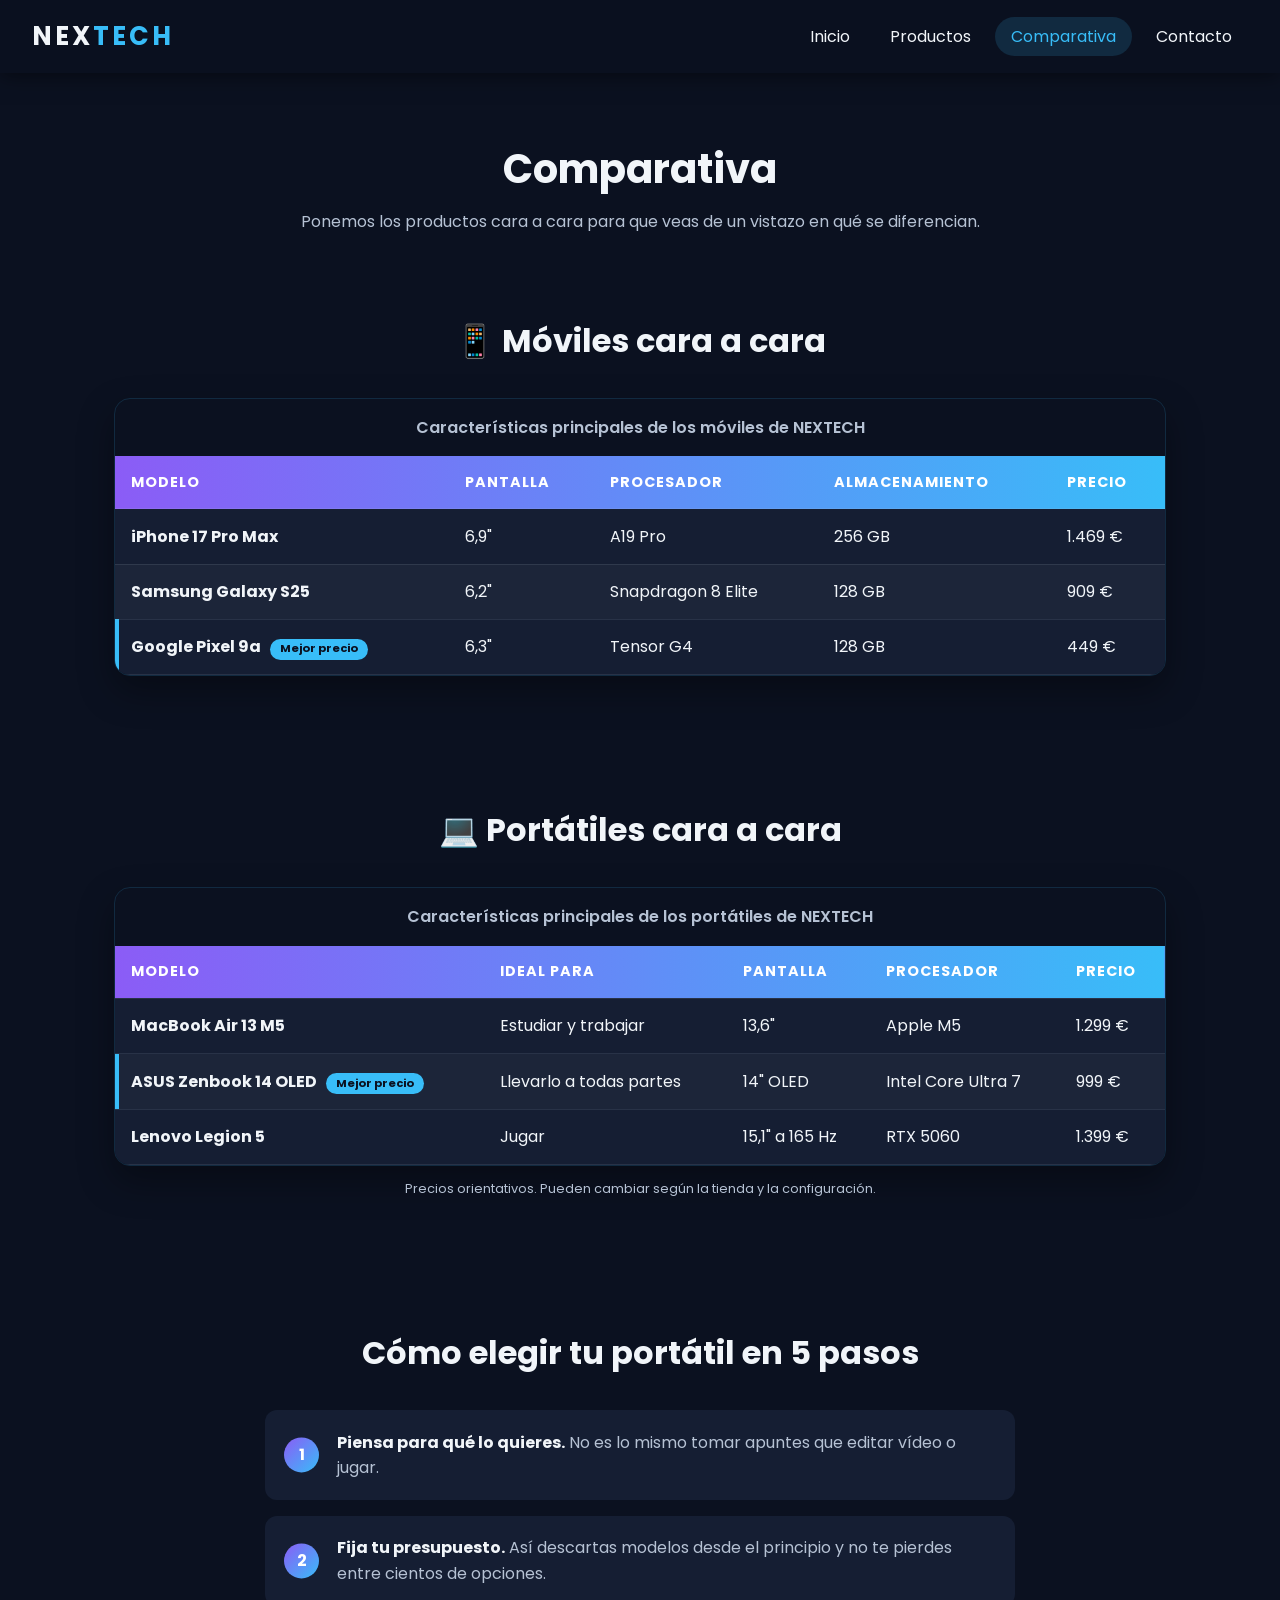
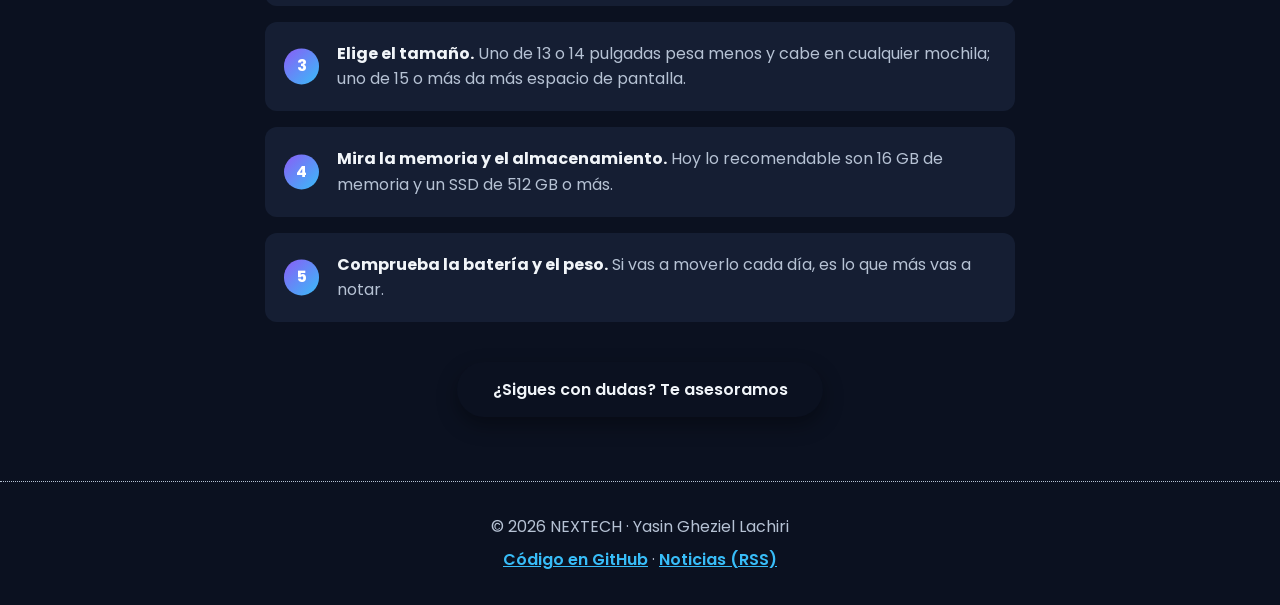
<file: comparativa.html>
<!DOCTYPE html>
<html lang="es">
<head>
  <meta charset="UTF-8">
  <meta name="viewport" content="width=device-width, initial-scale=1.0">
  <title>Comparativa · NEXTECH</title>
  <meta name="description" content="Comparativa de NEXTECH: tablas con las características y precios de móviles y portátiles, y una guía en cinco pasos para elegir bien.">

  <!-- Favicon en SVG: el icono de la pestaña del navegador -->
  <link rel="icon" href="img/favicon.svg" type="image/svg+xml">

  <!-- Canal RSS: los lectores de noticias lo detectan desde aquí -->
  <link rel="alternate" type="application/rss+xml" title="Noticias de NEXTECH" href="noticias.xml">

  <!-- Fuente de Google Fonts -->
  <link rel="preconnect" href="https://fonts.googleapis.com">
  <link rel="preconnect" href="https://fonts.gstatic.com" crossorigin>
  <link href="https://fonts.googleapis.com/css2?family=Poppins:wght@400;600;700&display=swap" rel="stylesheet">

  <!-- La misma hoja de estilos que el resto de páginas -->
  <link rel="stylesheet" href="estilos.css">
</head>
<body>

  <!-- Cabecera (igual en las 4 páginas). "activo" marca la página en la que estoy -->
  <header class="cabecera">
    <a href="index.html" class="logo">NEX<span>TECH</span></a>
    <nav>
      <ul class="menu">
        <li><a href="index.html">Inicio</a></li>
        <li><a href="productos.html">Productos</a></li>
        <li><a href="comparativa.html" class="activo">Comparativa</a></li>
        <li><a href="contacto.html">Contacto</a></li>
      </ul>
    </nav>
  </header>

  <main>

    <!-- Título de la página -->
    <section class="titulo-pagina">
      <h1>Comparativa</h1>
      <p>Ponemos los productos cara a cara para que veas de un vistazo en qué se diferencian.</p>
    </section>

    <!-- TABLA 1: MÓVILES -->
    <section class="seccion">
      <h2>📱 Móviles cara a cara</h2>

      <!-- El contenedor permite deslizar la tabla en el móvil
           sin que toda la página tenga scroll horizontal -->
      <div class="tabla-contenedor">
        <table class="tabla">
          <!-- caption: el título de la tabla (lo leen también los lectores de pantalla) -->
          <caption>Características principales de los móviles de NEXTECH</caption>

          <!-- thead: la fila de cabecera. scope="col" indica que cada th es el título de su columna -->
          <thead>
            <tr>
              <th scope="col">Modelo</th>
              <th scope="col">Pantalla</th>
              <th scope="col">Procesador</th>
              <th scope="col">Almacenamiento</th>
              <th scope="col">Precio</th>
            </tr>
          </thead>

          <!-- tbody: las filas con los datos. El primer th de cada fila
               (scope="row") es el título de esa fila -->
          <tbody>
            <tr>
              <th scope="row">iPhone 17 Pro Max</th>
              <td>6,9"</td>
              <td>A19 Pro</td>
              <td>256 GB</td>
              <td>1.469 €</td>
            </tr>
            <tr>
              <th scope="row">Samsung Galaxy S25</th>
              <td>6,2"</td>
              <td>Snapdragon 8 Elite</td>
              <td>128 GB</td>
              <td>909 €</td>
            </tr>
            <tr class="destacada">
              <th scope="row">Google Pixel 9a <span class="marca-tabla">Mejor precio</span></th>
              <td>6,3"</td>
              <td>Tensor G4</td>
              <td>128 GB</td>
              <td>449 €</td>
            </tr>
          </tbody>
        </table>
      </div>
    </section>

    <!-- TABLA 2: PORTÁTILES -->
    <section class="seccion">
      <h2>💻 Portátiles cara a cara</h2>

      <div class="tabla-contenedor">
        <table class="tabla">
          <caption>Características principales de los portátiles de NEXTECH</caption>
          <thead>
            <tr>
              <th scope="col">Modelo</th>
              <th scope="col">Ideal para</th>
              <th scope="col">Pantalla</th>
              <th scope="col">Procesador</th>
              <th scope="col">Precio</th>
            </tr>
          </thead>
          <tbody>
            <tr>
              <th scope="row">MacBook Air 13 M5</th>
              <td>Estudiar y trabajar</td>
              <td>13,6"</td>
              <td>Apple M5</td>
              <td>1.299 €</td>
            </tr>
            <tr class="destacada">
              <th scope="row">ASUS Zenbook 14 OLED <span class="marca-tabla">Mejor precio</span></th>
              <td>Llevarlo a todas partes</td>
              <td>14" OLED</td>
              <td>Intel Core Ultra 7</td>
              <td>999 €</td>
            </tr>
            <tr>
              <th scope="row">Lenovo Legion 5</th>
              <td>Jugar</td>
              <td>15,1" a 165 Hz</td>
              <td>RTX 5060</td>
              <td>1.399 €</td>
            </tr>
          </tbody>
        </table>
      </div>
      <p class="nota-tabla">Precios orientativos. Pueden cambiar según la tienda y la configuración.</p>
    </section>

    <!-- LISTA ORDENADA (ol): los pasos tienen un orden, por eso no es una ul -->
    <section class="seccion">
      <h2>Cómo elegir tu portátil en 5 pasos</h2>
      <ol class="pasos">
        <li><strong>Piensa para qué lo quieres.</strong> No es lo mismo tomar apuntes que editar vídeo o jugar.</li>
        <li><strong>Fija tu presupuesto.</strong> Así descartas modelos desde el principio y no te pierdes entre cientos de opciones.</li>
        <li><strong>Elige el tamaño.</strong> Uno de 13 o 14 pulgadas pesa menos y cabe en cualquier mochila; uno de 15 o más da más espacio de pantalla.</li>
        <li><strong>Mira la memoria y el almacenamiento.</strong> Hoy lo recomendable son 16 GB de memoria y un SSD de 512 GB o más.</li>
        <li><strong>Comprueba la batería y el peso.</strong> Si vas a moverlo cada día, es lo que más vas a notar.</li>
      </ol>

      <p class="centrado">
        <a href="contacto.html" class="boton">¿Sigues con dudas? Te asesoramos</a>
      </p>
    </section>

  </main>

  <footer class="pie">
    <p>&copy; 2026 NEXTECH · Yasin Gheziel Lachiri</p>
    <!-- Enlaces obligatorios del pie: repositorio del proyecto y canal RSS -->
    <p class="pie-enlaces">
      <a href="https://github.com/yasinghezhie/NEXTECH" target="_blank" rel="noopener">Código en GitHub</a>
      ·
      <a href="noticias.xml">Noticias (RSS)</a>
    </p>
  </footer>

</body>
</html>
</file>
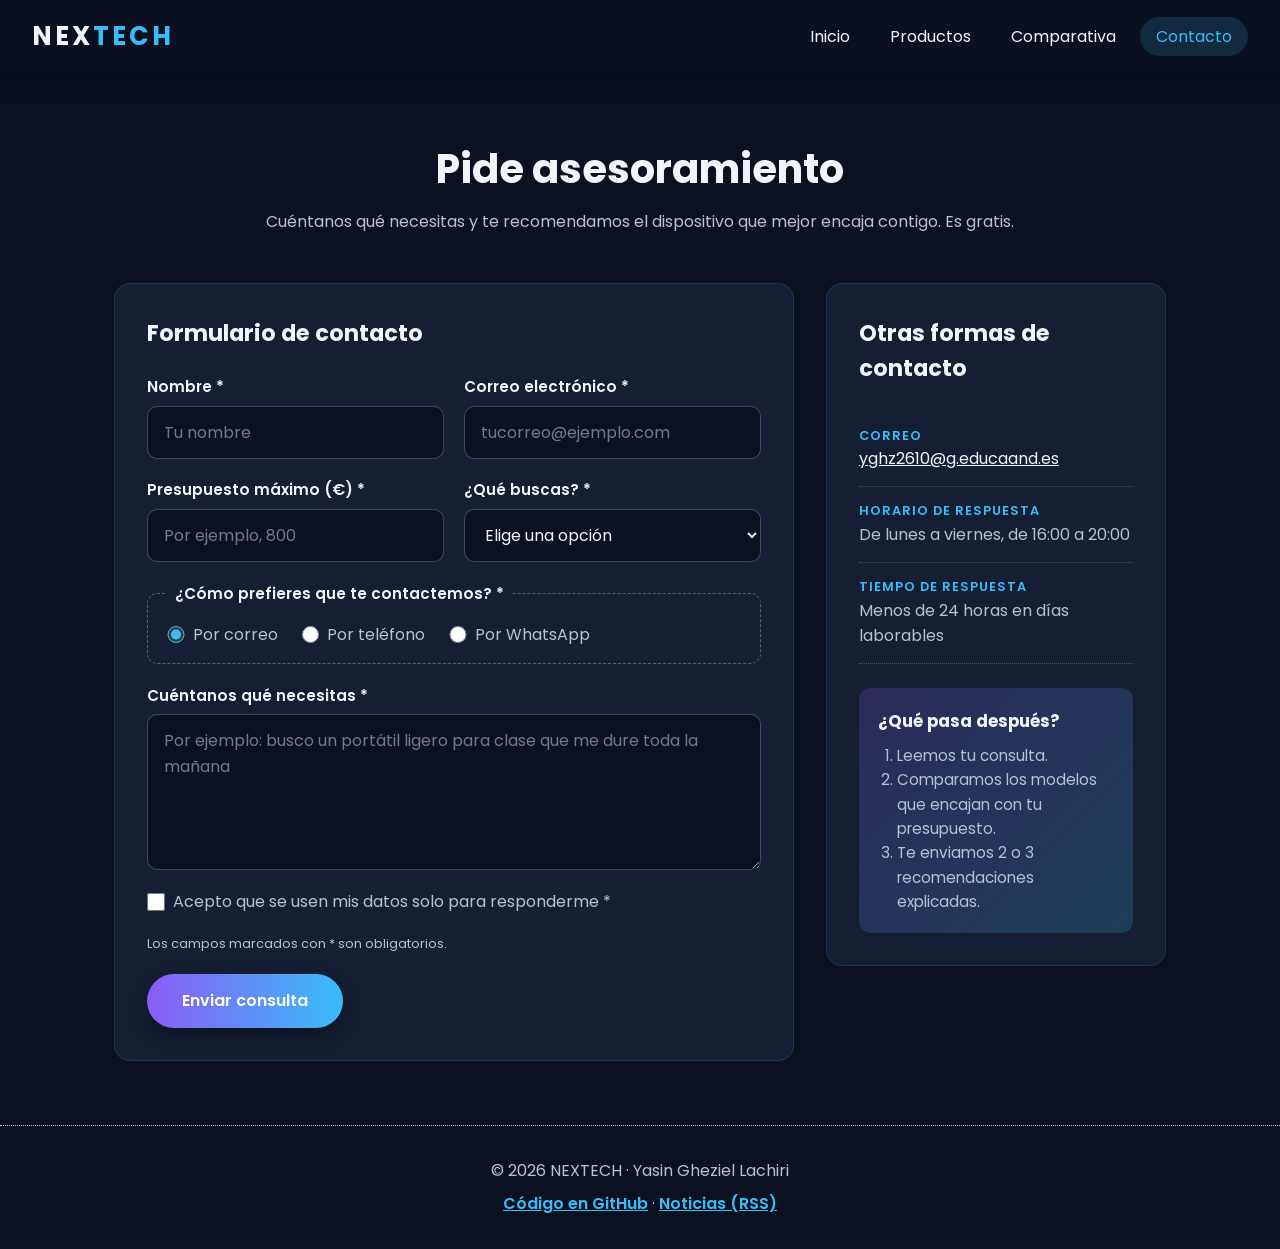
<file: contacto.html>
<!DOCTYPE html>
<html lang="es">
<head>
  <meta charset="UTF-8">
  <meta name="viewport" content="width=device-width, initial-scale=1.0">
  <title>Contacto · NEXTECH</title>
  <meta name="description" content="Contacta con NEXTECH: cuéntanos qué buscas y tu presupuesto y te ayudamos a elegir móvil, ordenador o gadget, gratis.">

  <!-- Favicon en SVG: el icono de la pestaña del navegador -->
  <link rel="icon" href="img/favicon.svg" type="image/svg+xml">

  <!-- Canal RSS: los lectores de noticias lo detectan desde aquí -->
  <link rel="alternate" type="application/rss+xml" title="Noticias de NEXTECH" href="noticias.xml">

  <!-- Fuente de Google Fonts -->
  <link rel="preconnect" href="https://fonts.googleapis.com">
  <link rel="preconnect" href="https://fonts.gstatic.com" crossorigin>
  <link href="https://fonts.googleapis.com/css2?family=Poppins:wght@400;600;700&display=swap" rel="stylesheet">

  <!-- La misma hoja de estilos que el resto de páginas -->
  <link rel="stylesheet" href="estilos.css">
</head>
<body>

  <!-- Cabecera (igual en las 4 páginas). "activo" marca la página en la que estoy -->
  <header class="cabecera">
    <a href="index.html" class="logo">NEX<span>TECH</span></a>
    <nav>
      <ul class="menu">
        <li><a href="index.html">Inicio</a></li>
        <li><a href="productos.html">Productos</a></li>
        <li><a href="comparativa.html">Comparativa</a></li>
        <li><a href="contacto.html" class="activo">Contacto</a></li>
      </ul>
    </nav>
  </header>

  <main>

    <!-- Título de la página -->
    <section class="titulo-pagina">
      <h1>Pide asesoramiento</h1>
      <p>Cuéntanos qué necesitas y te recomendamos el dispositivo que mejor encaja contigo. Es gratis.</p>
    </section>

    <!-- Contenedor con Grid: formulario a la izquierda y datos de contacto a la derecha -->
    <div class="seccion contacto">

      <!-- FORMULARIO
           action="#": no hay servidor que reciba los datos, así que el
           formulario no se envía a ningún sitio (es un proyecto de clase).
           method="post": los datos irían ocultos, no en la URL. -->
      <section class="formulario-caja">
        <h2>Formulario de contacto</h2>

        <form action="#" method="post" class="formulario">

          <!-- Cada label se une a su campo con for="id". Así, al pulsar en el
               texto se activa el campo, y el lector de pantalla sabe qué es -->
          <div class="campo">
            <label for="nombre">Nombre *</label>
            <input type="text" id="nombre" name="nombre" placeholder="Tu nombre" autocomplete="name" required>
          </div>

          <div class="campo">
            <label for="email">Correo electrónico *</label>
            <!-- type="email": el navegador comprueba que tenga formato de correo -->
            <input type="email" id="email" name="email" placeholder="tucorreo@ejemplo.com" autocomplete="email" required>
          </div>

          <div class="campo">
            <label for="presupuesto">Presupuesto máximo (€) *</label>
            <!-- type="number" con min, max y step: solo acepta números en ese rango -->
            <input type="number" id="presupuesto" name="presupuesto" min="50" max="5000" step="10" placeholder="Por ejemplo, 800" required>
          </div>

          <div class="campo">
            <label for="producto">¿Qué buscas? *</label>
            <!-- select: lista desplegable. La primera opción vacía obliga a elegir
                 una de verdad, porque el campo es required -->
            <select id="producto" name="producto" required>
              <option value="">Elige una opción</option>
              <option value="movil">Móvil</option>
              <option value="portatil">Portátil</option>
              <option value="auriculares">Auriculares</option>
              <option value="reloj">Reloj inteligente</option>
              <option value="otro">Otro</option>
            </select>
          </div>

          <!-- FIELDSET + LEGEND: agrupa los radio y les pone un título.
               Todos los radio tienen el MISMO name ("contactar"), por eso
               solo se puede marcar uno a la vez (se excluyen entre sí) -->
          <fieldset class="grupo-radio campo-ancho">
            <legend>¿Cómo prefieres que te contactemos? *</legend>

            <div class="opcion">
              <input type="radio" id="por-email" name="contactar" value="email" required checked>
              <label for="por-email">Por correo</label>
            </div>

            <div class="opcion">
              <input type="radio" id="por-telefono" name="contactar" value="telefono">
              <label for="por-telefono">Por teléfono</label>
            </div>

            <div class="opcion">
              <input type="radio" id="por-whatsapp" name="contactar" value="whatsapp">
              <label for="por-whatsapp">Por WhatsApp</label>
            </div>
          </fieldset>

          <div class="campo campo-ancho">
            <label for="mensaje">Cuéntanos qué necesitas *</label>
            <!-- textarea: texto de varias líneas. minlength obliga a escribir algo útil -->
            <textarea id="mensaje" name="mensaje" rows="5" minlength="10" placeholder="Por ejemplo: busco un portátil ligero para clase que me dure toda la mañana" required></textarea>
          </div>

          <!-- CHECKBOX: casilla independiente. required obliga a marcarla -->
          <div class="opcion campo-ancho">
            <input type="checkbox" id="privacidad" name="privacidad" required>
            <label for="privacidad">Acepto que se usen mis datos solo para responderme *</label>
          </div>

          <p class="nota-form campo-ancho">Los campos marcados con * son obligatorios.</p>

          <!-- type="submit": al pulsarlo, el navegador comprueba todos los
               required antes de enviar y avisa del primero que falte -->
          <button type="submit" class="boton boton-enviar campo-ancho">Enviar consulta</button>
        </form>
      </section>

      <!-- ASIDE: información complementaria al formulario (datos de contacto) -->
      <aside class="datos-contacto">
        <h2>Otras formas de contacto</h2>

        <ul class="lista-datos">
          <li>
            <span class="dato-titulo">Correo</span>
            <a href="mailto:yghz2610@g.educaand.es">yghz2610@g.educaand.es</a>
          </li>
          <li>
            <span class="dato-titulo">Horario de respuesta</span>
            De lunes a viernes, de 16:00 a 20:00
          </li>
          <li>
            <span class="dato-titulo">Tiempo de respuesta</span>
            Menos de 24 horas en días laborables
          </li>
        </ul>

        <div class="aviso-contacto">
          <h3>¿Qué pasa después?</h3>
          <!-- ol: los pasos tienen un orden -->
          <ol>
            <li>Leemos tu consulta.</li>
            <li>Comparamos los modelos que encajan con tu presupuesto.</li>
            <li>Te enviamos 2 o 3 recomendaciones explicadas.</li>
          </ol>
        </div>
      </aside>

    </div>

  </main>

  <footer class="pie">
    <p>&copy; 2026 NEXTECH · Yasin Gheziel Lachiri</p>
    <!-- Enlaces obligatorios del pie: repositorio del proyecto y canal RSS -->
    <p class="pie-enlaces">
      <a href="https://github.com/yasinghezhie/NEXTECH" target="_blank" rel="noopener">Código en GitHub</a>
      ·
      <a href="noticias.xml">Noticias (RSS)</a>
    </p>
  </footer>

</body>
</html>
</file>
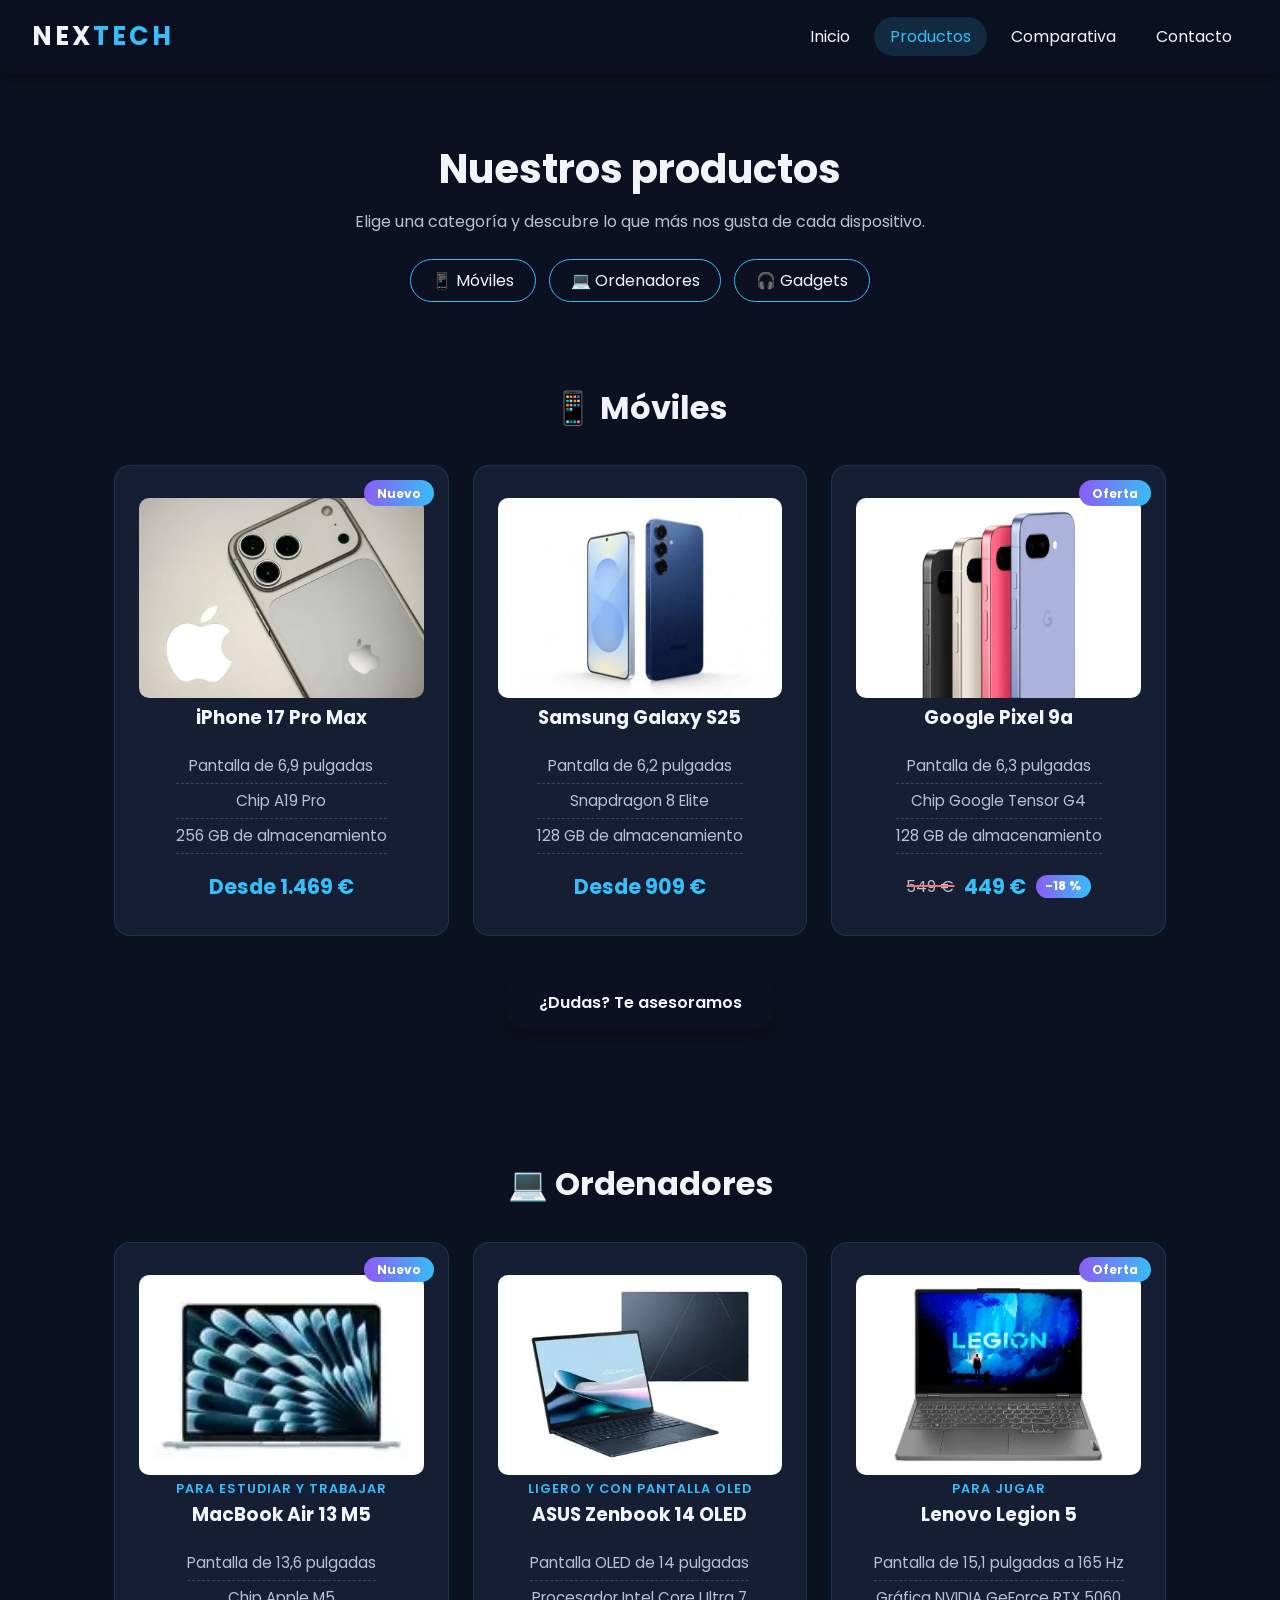
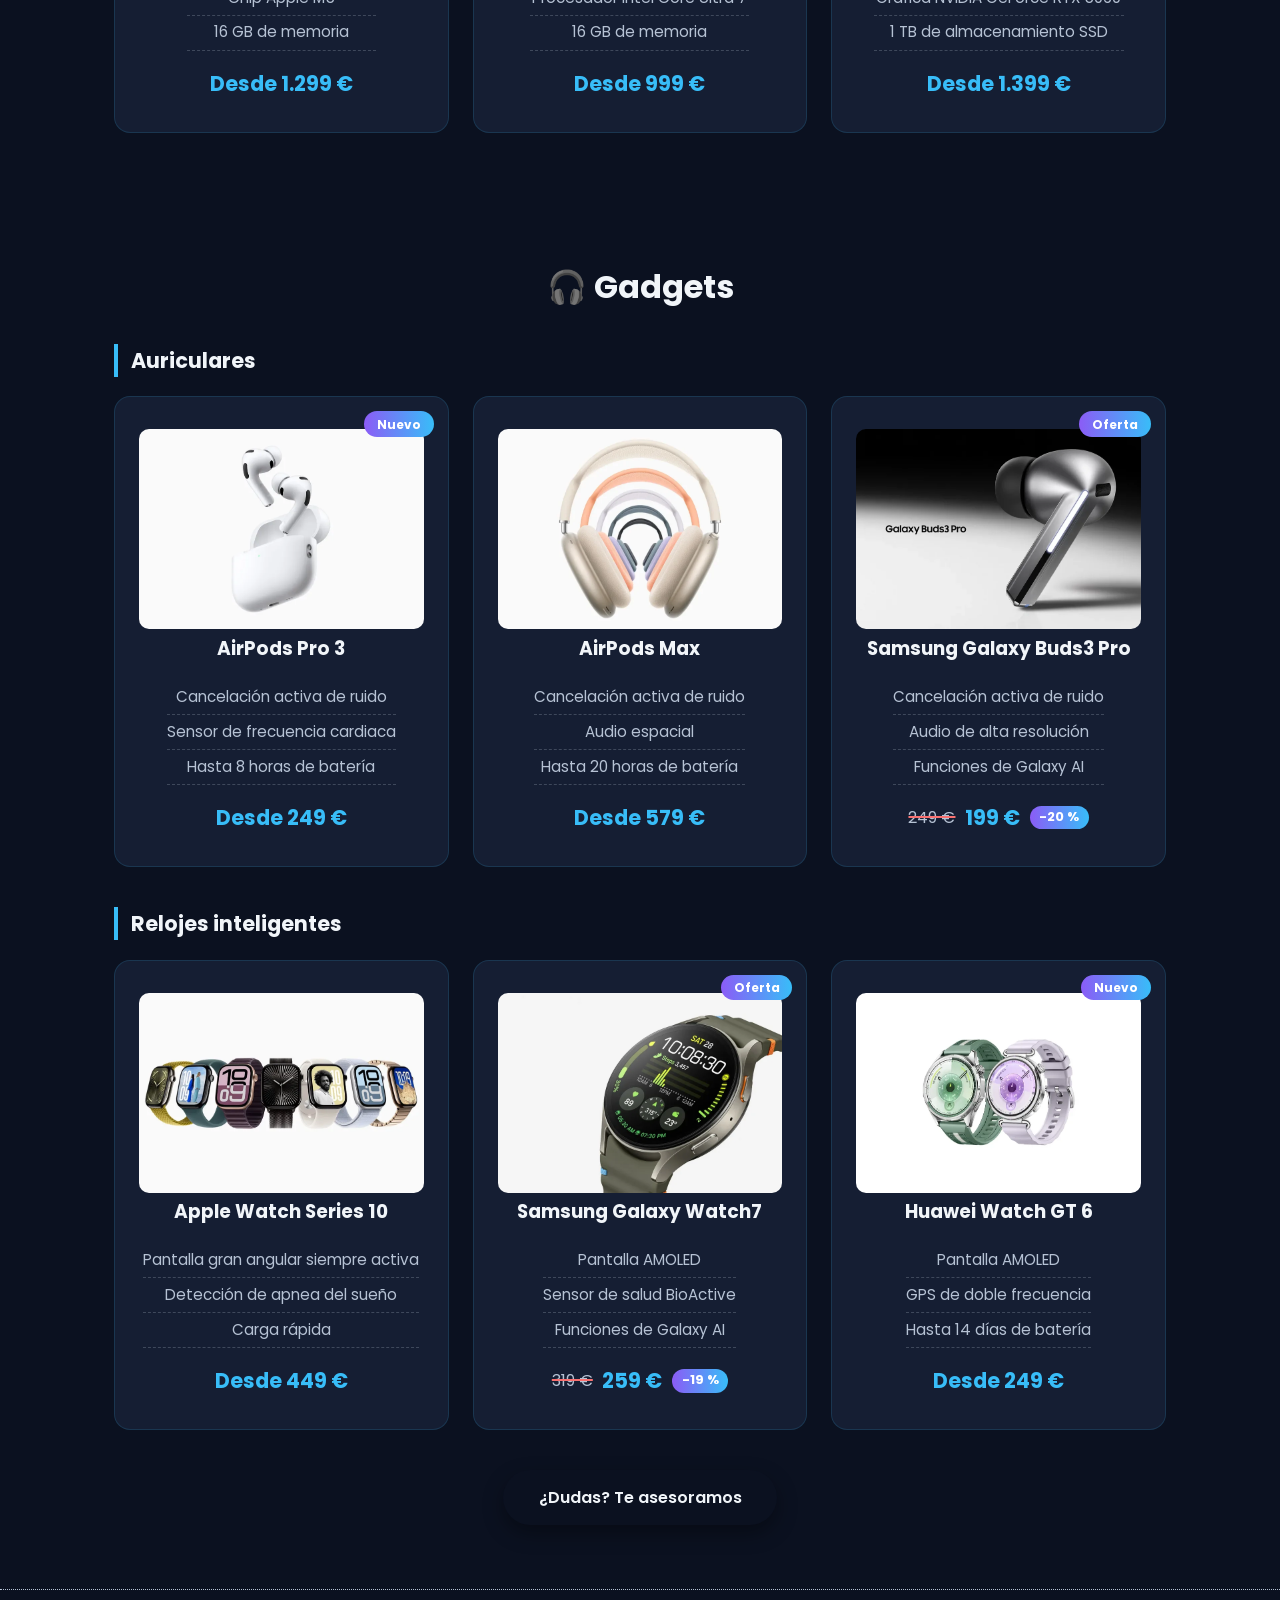
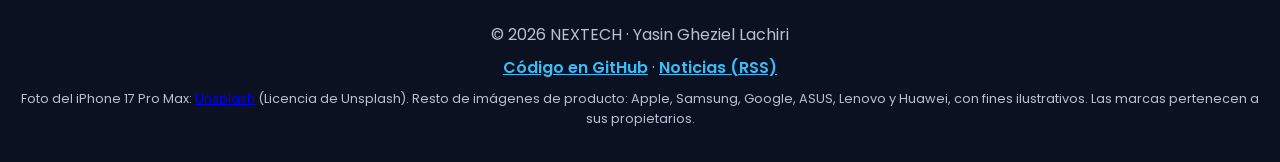
<file: productos.html>
<!DOCTYPE html>
<html lang="es">
<head>
  <meta charset="UTF-8">
  <meta name="viewport" content="width=device-width, initial-scale=1.0">
  <title>Productos · NEXTECH</title>
  <meta name="description" content="Catálogo de NEXTECH: móviles, ordenadores, auriculares y relojes inteligentes con sus características principales y precios orientativos.">

  <!-- Favicon en SVG: el icono de la pestaña del navegador -->
  <link rel="icon" href="img/favicon.svg" type="image/svg+xml">

  <!-- Canal RSS: los lectores de noticias lo detectan desde aquí -->
  <link rel="alternate" type="application/rss+xml" title="Noticias de NEXTECH" href="noticias.xml">

  <!-- Fuente de Google Fonts -->
  <link rel="preconnect" href="https://fonts.googleapis.com">
  <link rel="preconnect" href="https://fonts.gstatic.com" crossorigin>
  <link href="https://fonts.googleapis.com/css2?family=Poppins:wght@400;600;700&display=swap" rel="stylesheet">

  <!-- La misma hoja de estilos que la portada -->
  <link rel="stylesheet" href="estilos.css">
</head>
<body>

  <!-- Cabecera (igual en las 4 páginas). "activo" marca la página en la que estoy -->
  <header class="cabecera">
    <a href="index.html" class="logo">NEX<span>TECH</span></a>
    <nav>
      <ul class="menu">
        <li><a href="index.html">Inicio</a></li>
        <li><a href="productos.html" class="activo">Productos</a></li>
        <li><a href="comparativa.html">Comparativa</a></li>
        <li><a href="contacto.html">Contacto</a></li>
      </ul>
    </nav>
  </header>

  <main>

    <!-- Título de la página -->
    <section class="titulo-pagina">
      <h1>Nuestros productos</h1>
      <p>Elige una categoría y descubre lo que más nos gusta de cada dispositivo.</p>

      <!-- Accesos rápidos a cada categoría. "#ordenadores" salta a la sección
           con id="ordenadores" sin cambiar de página -->
      <ul class="categorias">
        <li><a href="#moviles">📱 Móviles</a></li>
        <li><a href="#ordenadores">💻 Ordenadores</a></li>
        <li><a href="#gadgets">🎧 Gadgets</a></li>
      </ul>
    </section>

    <!-- SECCIÓN MÓVILES: el id="moviles" permite enlazar directamente aquí -->
    <section id="moviles" class="seccion">
      <h2>📱 Móviles</h2>

      <div class="rejilla">

        <article class="tarjeta producto">
          <span class="etiqueta">Nuevo</span>
          <!-- Foto en formato WebP guardada en la carpeta img (ruta relativa) -->
          <img class="foto-producto" src="img/iphone-17-pro-max.webp" alt="Parte trasera de un iPhone 17 Pro Max plateado con sus tres cámaras, sobre un portátil con el logo de Apple" width="800" height="533">
          <h3>iPhone 17 Pro Max</h3>
          <ul class="caracteristicas">
            <li>Pantalla de 6,9 pulgadas</li>
            <li>Chip A19 Pro</li>
            <li>256 GB de almacenamiento</li>
          </ul>
          <p class="precio">Desde 1.469 €</p>
        </article>

        <article class="tarjeta producto">
          <img class="foto-producto" src="img/galaxy-s25.webp" alt="Samsung Galaxy S25 azul marino visto por delante y por detrás, con sus tres cámaras traseras" width="606" height="432">
          <h3>Samsung Galaxy S25</h3>
          <ul class="caracteristicas">
            <li>Pantalla de 6,2 pulgadas</li>
            <li>Snapdragon 8 Elite</li>
            <li>128 GB de almacenamiento</li>
          </ul>
          <p class="precio">Desde 909 €</p>
        </article>

        <article class="tarjeta producto">
          <span class="etiqueta">Oferta</span>
          <img class="foto-producto" src="img/pixel-9a.webp" alt="Cuatro Google Pixel 9a vistos por detrás en sus colores negro, blanco porcelana, rosa y lila" width="900" height="600">
          <h3>Google Pixel 9a</h3>
          <ul class="caracteristicas">
            <li>Pantalla de 6,3 pulgadas</li>
            <li>Chip Google Tensor G4</li>
            <li>128 GB de almacenamiento</li>
          </ul>
          <p class="precio precio-oferta">
            <del><span class="solo-lector">Antes: </span>549 €</del>
            <span><span class="solo-lector">Ahora: </span>449 €</span>
            <span class="descuento">-18 %</span>
          </p>
        </article>

      </div>

      <!-- Botón que lleva al formulario de contacto -->
      <p class="centrado">
        <a href="contacto.html" class="boton">¿Dudas? Te asesoramos</a>
      </p>
    </section>

    <!-- SECCIÓN ORDENADORES: el id="ordenadores" permite enlazar directamente aquí -->
    <section id="ordenadores" class="seccion">
      <h2>💻 Ordenadores</h2>

      <div class="rejilla">

        <article class="tarjeta producto">
          <span class="etiqueta">Nuevo</span>
          <!-- Imágenes con fondo blanco: la clase foto-contener las muestra enteras -->
          <img class="foto-producto foto-contener" src="img/macbook-air-m5.webp" alt="MacBook Air plateado abierto, con un fondo de pantalla azul en forma de pétalos" width="154" height="101" loading="lazy">
          <p class="tipo">Para estudiar y trabajar</p>
          <h3>MacBook Air 13 M5</h3>
          <ul class="caracteristicas">
            <li>Pantalla de 13,6 pulgadas</li>
            <li>Chip Apple M5</li>
            <li>16 GB de memoria</li>
          </ul>
          <p class="precio">Desde 1.299 €</p>
        </article>

        <article class="tarjeta producto">
          <img class="foto-producto foto-contener" src="img/asus-zenbook-14.webp" alt="Portátil ASUS Zenbook 14 azul oscuro abierto, junto a su tapa vista por detrás" width="308" height="238" loading="lazy">
          <p class="tipo">Ligero y con pantalla OLED</p>
          <h3>ASUS Zenbook 14 OLED</h3>
          <ul class="caracteristicas">
            <li>Pantalla OLED de 14 pulgadas</li>
            <li>Procesador Intel Core Ultra 7</li>
            <li>16 GB de memoria</li>
          </ul>
          <p class="precio">Desde 999 €</p>
        </article>

        <article class="tarjeta producto">
          <span class="etiqueta">Oferta</span>
          <img class="foto-producto foto-contener" src="img/lenovo-legion-5.webp" alt="Portátil Lenovo Legion 5 gris visto de frente, con el logo Legion en la pantalla" width="459" height="375" loading="lazy">
          <p class="tipo">Para jugar</p>
          <h3>Lenovo Legion 5</h3>
          <ul class="caracteristicas">
            <li>Pantalla de 15,1 pulgadas a 165 Hz</li>
            <li>Gráfica NVIDIA GeForce RTX 5060</li>
            <li>1 TB de almacenamiento SSD</li>
          </ul>
          <p class="precio">Desde 1.399 €</p>
        </article>

      </div>
    </section>

    <!-- SECCIÓN GADGETS: el id="gadgets" es el destino del enlace de la portada -->
    <section id="gadgets" class="seccion">
      <h2>🎧 Gadgets</h2>

      <!-- Auriculares -->
      <h3 class="subtitulo">Auriculares</h3>
      <div class="rejilla">

        <article class="tarjeta producto">
          <span class="etiqueta">Nuevo</span>
          <img class="foto-producto" src="img/airpods-pro-3.webp" alt="AirPods Pro 3 blancos flotando sobre su estuche de carga, sobre fondo blanco" width="900" height="600" loading="lazy">
          <h3>AirPods Pro 3</h3>
          <ul class="caracteristicas">
            <li>Cancelación activa de ruido</li>
            <li>Sensor de frecuencia cardiaca</li>
            <li>Hasta 8 horas de batería</li>
          </ul>
          <p class="precio">Desde 249 €</p>
        </article>

        <article class="tarjeta producto">
          <img class="foto-producto" src="img/airpods-max.webp" alt="AirPods Max en sus cinco colores, uno dentro de otro: blanco estelar, naranja, morado, azul y medianoche" width="900" height="600" loading="lazy">
          <h3>AirPods Max</h3>
          <ul class="caracteristicas">
            <li>Cancelación activa de ruido</li>
            <li>Audio espacial</li>
            <li>Hasta 20 horas de batería</li>
          </ul>
          <p class="precio">Desde 579 €</p>
        </article>

        <article class="tarjeta producto">
          <span class="etiqueta">Oferta</span>
          <img class="foto-producto" src="img/galaxy-buds3-pro.webp" alt="Un auricular Samsung Galaxy Buds3 Pro plateado de perfil, sobre fondo negro y blanco" width="900" height="600" loading="lazy">
          <h3>Samsung Galaxy Buds3 Pro</h3>
          <ul class="caracteristicas">
            <li>Cancelación activa de ruido</li>
            <li>Audio de alta resolución</li>
            <li>Funciones de Galaxy AI</li>
          </ul>
          <p class="precio precio-oferta">
            <del><span class="solo-lector">Antes: </span>249 €</del>
            <span><span class="solo-lector">Ahora: </span>199 €</span>
            <span class="descuento">-20 %</span>
          </p>
        </article>

      </div>

      <!-- Relojes -->
      <h3 class="subtitulo">Relojes inteligentes</h3>
      <div class="rejilla">

        <article class="tarjeta producto">
          <img class="foto-producto" src="img/apple-watch-series-10.webp" alt="Siete Apple Watch Series 10 en fila con distintos acabados y correas de colores" width="900" height="600" loading="lazy">
          <h3>Apple Watch Series 10</h3>
          <ul class="caracteristicas">
            <li>Pantalla gran angular siempre activa</li>
            <li>Detección de apnea del sueño</li>
            <li>Carga rápida</li>
          </ul>
          <p class="precio">Desde 449 €</p>
        </article>

        <article class="tarjeta producto">
          <span class="etiqueta">Oferta</span>
          <img class="foto-producto" src="img/galaxy-watch7.webp" alt="Samsung Galaxy Watch7 verde con la esfera mostrando la hora y datos de actividad" width="900" height="600" loading="lazy">
          <h3>Samsung Galaxy Watch7</h3>
          <ul class="caracteristicas">
            <li>Pantalla AMOLED</li>
            <li>Sensor de salud BioActive</li>
            <li>Funciones de Galaxy AI</li>
          </ul>
          <p class="precio precio-oferta">
            <del><span class="solo-lector">Antes: </span>319 €</del>
            <span><span class="solo-lector">Ahora: </span>259 €</span>
            <span class="descuento">-19 %</span>
          </p>
        </article>

        <article class="tarjeta producto">
          <span class="etiqueta">Nuevo</span>
          <img class="foto-producto" src="img/huawei-watch-gt-6.webp" alt="Dos Huawei Watch GT 6, uno con correa verde y otro con correa lila" width="900" height="600" loading="lazy">
          <h3>Huawei Watch GT 6</h3>
          <ul class="caracteristicas">
            <li>Pantalla AMOLED</li>
            <li>GPS de doble frecuencia</li>
            <li>Hasta 14 días de batería</li>
          </ul>
          <p class="precio">Desde 249 €</p>
        </article>

      </div>

      <p class="centrado">
        <a href="contacto.html" class="boton">¿Dudas? Te asesoramos</a>
      </p>
    </section>

  </main>

  <footer class="pie">
    <p>&copy; 2026 NEXTECH · Yasin Gheziel Lachiri</p>
    <!-- Enlaces obligatorios del pie: repositorio del proyecto y canal RSS -->
    <p class="pie-enlaces">
      <a href="https://github.com/yasinghezhie/NEXTECH" target="_blank" rel="noopener">Código en GitHub</a>
      ·
      <a href="noticias.xml">Noticias (RSS)</a>
    </p>
    <!-- Créditos de las imágenes (obligatorio citar la procedencia de las que no son mías) -->
    <p class="pie-credito">
      Foto del iPhone 17 Pro Max: <a href="https://unsplash.com" target="_blank" rel="noopener">Unsplash</a> (Licencia de Unsplash).
      Resto de imágenes de producto: Apple, Samsung, Google, ASUS, Lenovo y Huawei, con fines ilustrativos.
      Las marcas pertenecen a sus propietarios.
    </p>
  </footer>

</body>
</html>
</file>
<file: estilos.css>
/* ==========================================================================
   NEXTECH · HOJA DE ESTILOS
   Autor: Yasin Gheziel Lachiri
   Una sola hoja para las cuatro páginas (index, productos, comparativa
   y contacto).

   ÍNDICE
   1. Variables ................ colores y medidas que se repiten
   2. Base ..................... reset, modelo de caja y tipografía
   3. Comunes .................. lo que sale en TODAS las páginas
      3.1 Cabecera y menú
      3.2 Accesibilidad (foco visible y texto para lectores de pantalla)
      3.3 Secciones, botones y utilidades
      3.4 Etiquetas «Nuevo» / «Oferta»
      3.5 Pie de página
   4. Portada (index.html)
      4.1 Hero con gradiente animado
      4.2 Cinta infinita de logotipos
      4.3 Bento grid de destacados
      4.4 Vídeos (propio y de YouTube)
      4.5 Lista de ventajas
   5. Productos (productos.html)
      5.1 Título de página y accesos a categorías
      5.2 Rejilla de tarjetas (Grid)
      5.3 Tarjeta de producto
      5.4 Precios y ofertas
   6. Comparativa (comparativa.html)
      6.1 Tablas
      6.2 Lista ordenada de pasos
   7. Contacto (contacto.html)
      7.1 Distribución (Grid)
      7.2 Campos del formulario
      7.3 Radio, checkbox y botón
      7.4 Datos de contacto (aside)
   8. Animaciones (@keyframes)
   9. Responsive (@media)
   10. Preferencias del usuario (menos movimiento)
   ========================================================================== */


/* ==========================================================================
   1. VARIABLES
   Para qué: guardar en un solo sitio los colores y medidas de la web.
   Si quiero cambiar el azul, lo cambio aquí y cambia en toda la web.
   Se usan con var(--nombre).
   ========================================================================== */
:root {
  --fondo: #0b1120;        /* fondo general de la página (azul casi negro) */
  --tarjeta: #151e33;      /* fondo de tarjetas, tablas y cajas */
  --texto: #f1f5f9;        /* texto principal (blanco roto, buen contraste) */
  --texto-suave: #b6c2d4;  /* texto secundario: descripciones, notas */
  --azul: #38bdf8;         /* color principal: enlaces, precios, detalles */
  --morado: #8b5cf6;       /* color de acento: se mezcla con el azul en los degradados */
  --radio: 16px;           /* redondeo de esquinas de tarjetas y tablas */
}


/* ==========================================================================
   2. BASE
   ========================================================================== */

/* Reset y modelo de caja.
   Para qué: border-box hace que padding y borde se cuenten DENTRO del ancho
   (un width de 300px mide 300px de verdad). Además quito los márgenes que
   el navegador pone por defecto para partir de cero.
   *::before y *::after = también los pseudoelementos. */
*,
*::before,
*::after {
  box-sizing: border-box;
  margin: 0;
  padding: 0;
}

/* Estilo general del documento.
   Para qué: fuente de Google Fonts (Poppins) con alternativas por si no carga,
   colores de fondo y texto, y separación entre líneas para leer mejor. */
body {
  font-family: 'Poppins', system-ui, Arial, sans-serif;
  background-color: var(--fondo);
  color: var(--texto);
  line-height: 1.6;
}


/* ==========================================================================
   3. COMUNES (todas las páginas)
   ========================================================================== */

/* ---------- 3.1 Cabecera y menú ---------- */

/* Barra superior con el logo y el menú.
   Para qué: sticky la deja pegada arriba al hacer scroll; Flexbox coloca
   el logo a la izquierda y el menú a la derecha. */
.cabecera {
  position: sticky;                          /* se queda arriba al bajar */
  top: 0;                                    /* ...pegada al borde superior */
  z-index: 10;                               /* por encima del resto del contenido */
  display: flex;                             /* logo y menú en una fila */
  justify-content: space-between;            /* uno a cada extremo */
  align-items: center;                       /* centrados en vertical */
  flex-wrap: wrap;                           /* si no caben, bajan de línea */
  gap: 1rem;
  padding: 1rem 2rem;
  background-color: rgba(11, 17, 32, 0.92);  /* rgba: fondo casi opaco, deja intuir lo de detrás */
  box-shadow: 0 2px 20px rgba(0, 0, 0, 0.5); /* sombra para separarla del contenido */
}

/* Logo NEXTECH.
   Para qué: quitar el aspecto de enlace (subrayado) y darle peso de marca. */
.logo {
  font-size: 1.6rem;
  font-weight: 700;
  letter-spacing: 3px;                       /* letras más separadas */
  color: var(--texto);
  text-decoration: none;
}

/* Para qué: pintar en azul la parte «TECH» del logo (va dentro de un span). */
.logo span {
  color: var(--azul);
}

/* Lista del menú.
   Para qué: Flexbox pone los enlaces en fila y quito los puntos de la lista. */
.menu {
  display: flex;
  flex-wrap: wrap;
  gap: 0.5rem;
  list-style: none;
}

/* Cada enlace del menú.
   Para qué: darles forma de pastilla y preparar la transición del hover. */
.menu a {
  display: block;                            /* para que el padding ocupe espacio */
  padding: 0.4rem 1rem;
  border-radius: 50px;                       /* forma de pastilla */
  color: var(--texto);
  text-decoration: none;
  transition: background-color 0.3s ease, color 0.3s ease; /* propiedades concretas, nunca all */
}

/* Para qué: al pasar el ratón, la pastilla se rellena de azul. */
.menu a:hover {
  background-color: var(--azul);
  color: var(--fondo);
}

/* Para qué: marcar la página en la que estoy (clase "activo" en el HTML).
   Va DESPUÉS del hover para que, a igual especificidad, gane esta. */
.menu a.activo {
  background-color: rgba(56, 189, 248, 0.15);
  color: var(--azul);
}

/* ---------- 3.2 Accesibilidad ---------- */

/* Foco visible.
   Para qué: al navegar con el teclado (tecla Tab) se dibuja un contorno
   en el enlace que tiene el foco, así se ve dónde estoy. */
a:focus-visible {
  outline: 3px solid var(--azul);
  outline-offset: 3px;                       /* separa el contorno del texto */
}

/* Texto solo para lectores de pantalla («Antes:», «Ahora:» en los precios).
   Para qué: el texto no se ve, pero un lector de pantalla sí lo lee,
   así una persona ciega entiende qué precio es el antiguo y cuál el nuevo. */
.solo-lector {
  position: absolute;
  width: 1px;
  height: 1px;
  overflow: hidden;
  clip-path: inset(50%);                     /* recorta el contenido hasta hacerlo invisible */
  white-space: nowrap;
}

/* ---------- 3.3 Secciones, botones y utilidades ---------- */

/* Contenedor de cada bloque de contenido.
   Para qué: limitar el ancho a 1100px y centrarlo, para que en pantallas
   grandes el contenido no quede estirado de lado a lado. */
.seccion {
  max-width: 1100px;
  margin: 0 auto;                            /* auto a los lados = centrado */
  padding: 4rem 1.5rem;
}

/* Para qué: títulos de sección centrados y con aire debajo. */
.seccion h2 {
  text-align: center;
  font-size: 2rem;
  margin-bottom: 2rem;
}

/* Para qué: convertir un enlace en botón (Ver productos, Te asesoramos...). */
.boton {
  display: inline-block;                     /* acepta padding como una caja */
  padding: 0.9rem 2.2rem;
  border-radius: 50px;
  background-color: var(--fondo);
  color: var(--texto);
  font-weight: 600;
  text-decoration: none;
  box-shadow: 0 8px 20px rgba(0, 0, 0, 0.35);
  transition: transform 0.3s ease, box-shadow 0.3s ease;
}

/* Para qué: al pasar el ratón el botón sube un poco y su sombra crece. */
.boton:hover {
  transform: translateY(-4px);
  box-shadow: 0 12px 28px rgba(0, 0, 0, 0.5);
}

/* Para qué: centrar un bloque (los botones del final de cada sección). */
.centrado {
  text-align: center;
  margin-top: 2.5rem;
}

/* Para qué: al saltar a un ancla (productos.html#moviles), deja 90px
   arriba para que la cabecera sticky no tape el título de la sección. */
section[id] {
  scroll-margin-top: 90px;
}

/* ---------- 3.4 Etiquetas «Nuevo» / «Oferta» ---------- */

/* Para qué: la pastilla que va en la esquina de tarjetas y casillas.
   position: absolute la coloca respecto a su padre, que tiene
   position: relative (.tarjeta y .bento-caja). Sin ese relative,
   se colocaría respecto a la página entera. */
.etiqueta {
  position: absolute;
  top: 14px;                                 /* 14px desde arriba de la tarjeta */
  right: 14px;                               /* 14px desde la derecha */
  padding: 0.2rem 0.8rem;
  border-radius: 50px;
  background: linear-gradient(90deg, var(--morado), var(--azul));
  color: #ffffff;
  font-size: 0.75rem;
  font-weight: 700;
}

/* ---------- 3.5 Pie de página ---------- */

/* Para qué: separar el pie del contenido con un borde punteado (dotted). */
.pie {
  text-align: center;
  padding: 2rem 1rem;
  color: var(--texto-suave);
  border-top: 1px dotted var(--texto-suave);
}

/* Para qué: enlaces al repositorio de GitHub y al canal RSS. */
.pie-enlaces {
  margin-top: 0.5rem;
}

.pie-enlaces a {
  color: var(--azul);
  font-weight: 600;
}

/* Para qué: créditos de imágenes y logotipos, en letra más pequeña. */
.pie-credito {
  margin-top: 0.5rem;
  font-size: 0.8rem;
}


/* ==========================================================================
   4. PORTADA (index.html)
   ========================================================================== */

/* ---------- 4.1 Hero con gradiente animado ---------- */

/* Bloque grande de bienvenida.
   Para qué: un degradado más grande que la caja (200%) que la animación
   «moverFondo» va desplazando, así parece que los colores se mueven. */
.hero {
  text-align: center;
  padding: 6rem 1.5rem;
  background: linear-gradient(120deg, var(--morado), var(--azul), var(--morado));
  background-size: 200% 200%;                /* el doble de grande para poder moverlo */
  animation: moverFondo 8s ease infinite;    /* 1.ª animación @keyframes */
}

/* Para qué: la etiqueta «Novedades 2026» con borde discontinuo (dashed)
   que flota arriba y abajo con la animación «flotar». */
.aviso {
  display: inline-block;
  margin-bottom: 1rem;
  padding: 0.3rem 1rem;
  border: 2px dashed rgba(255, 255, 255, 0.7);
  border-radius: 50px;
  font-size: 0.85rem;
  font-weight: 600;
  animation: flotar 3s ease-in-out infinite; /* 2.ª animación @keyframes */
}

/* Para qué: título principal grande y con líneas juntas. */
.hero h1 {
  font-size: 3rem;
  line-height: 1.2;
  margin-bottom: 1rem;
}

/* Para qué: que el párrafo no tenga líneas larguísimas y quede centrado. */
.hero p {
  max-width: 550px;
  margin: 0 auto 2rem;
}

/* ---------- 4.2 Cinta infinita de logotipos ---------- */

/* Para qué: la «ventana» por la que pasa la cinta. overflow: hidden
   oculta los logos que se salen por los lados. */
.cinta {
  overflow: hidden;
  padding: 1.2rem 0;
  border-bottom: 1px solid var(--tarjeta);
  background-color: rgba(21, 30, 51, 0.6);
}

/* Para qué: la fila de logos que se mueve. Los logos están repetidos dos
   veces en el HTML; la animación «desplazar» la mueve justo la mitad y
   vuelve a empezar, así el bucle no se nota. */
.cinta-pista {
  display: flex;                             /* logos en una sola fila */
  width: max-content;                        /* mide lo que ocupan todos los logos */
  animation: desplazar 20s linear infinite;  /* linear = velocidad constante */
}

/* Para qué: parar la cinta al pasar el ratón por encima. */
.cinta:hover .cinta-pista {
  animation-play-state: paused;
}

/* Para qué: tamaño y separación de cada logo. Uso margin-right y no gap
   para que las dos mitades de la cinta midan exactamente lo mismo. */
.cinta-pista img {
  height: 48px;
  width: auto;
  margin-right: 4rem;
  opacity: 0.75;                             /* un poco apagados de base */
  transition: opacity 0.3s ease, transform 0.3s ease;
}

/* Para qué: el logo bajo el ratón se ilumina y crece. */
.cinta-pista img:hover {
  opacity: 1;
  transform: scale(1.15);
}

/* ---------- 4.3 Bento grid de destacados ---------- */

/* Rejilla de casillas de distintos tamaños.
   Para qué: grid-template-areas «dibuja» el reparto: cada palabra es una
   celda, y las casillas con el mismo nombre se unen en una sola. */
.bento {
  display: grid;
  grid-template-columns: repeat(4, 1fr);     /* 4 columnas iguales */
  grid-template-rows: 200px 200px;           /* 2 filas de 200px */
  gap: 1rem;
  grid-template-areas:
    "grande grande ancha ancha"
    "grande grande peq1  peq2";
}

/* Cada casilla del bento.
   Para qué: Flexbox en columna para empujar el texto abajo; relative para
   que su etiqueta «Nuevo»/«Oferta» se coloque respecto a la casilla. */
.bento-caja {
  position: relative;
  display: flex;
  flex-direction: column;
  justify-content: flex-end;                 /* contenido abajo del todo */
  padding: 1.5rem;
  border-radius: 20px;
  background-color: var(--tarjeta);
  border: 1px solid rgba(56, 189, 248, 0.15);
  overflow: hidden;                          /* nada se sale de las esquinas redondeadas */
  transition: transform 0.3s ease, box-shadow 0.3s ease;
}

/* Para qué: la casilla sube y brilla al pasar el ratón. */
.bento-caja:hover {
  transform: translateY(-6px);
  box-shadow: 0 15px 35px rgba(56, 189, 248, 0.25);
}

/* Para qué: mandar cada casilla a su zona del dibujo con grid-area,
   y dar a cada una su propio degradado. */
.bento-grande {
  grid-area: grande;                         /* casilla 2x2: iPhone 17 Pro Max */
  background: linear-gradient(160deg, #1e1b4b, var(--tarjeta));
}

.bento-ancha {
  grid-area: ancha;                          /* casilla ancha: Ordenadores */
  background: linear-gradient(120deg, #0e7490, var(--azul));
}

.bento-peq1 {
  grid-area: peq1;                           /* casilla pequeña: Gadgets */
}

.bento-peq2 {
  grid-area: peq2;                           /* casilla pequeña: Oferta */
}

/* Para qué: fondo morado para la casilla de la oferta de la semana. */
.bento-oferta {
  background: linear-gradient(140deg, var(--morado), #4c1d95);
}

/* Para qué: la foto ocupa todo el hueco libre de la casilla grande.
   flex: 1 la hace crecer; min-height: 0 le permite encogerse si hace falta. */
.bento-grande img {
  flex: 1;
  min-height: 0;
  width: 100%;
  object-fit: cover;                         /* llena el hueco recortando lo que sobre */
  border-radius: 12px;
  margin-bottom: 1rem;
}

/* Para qué: la línea pequeña encima del título («Móvil estrella», «Gadgets»...). */
.bento-categoria {
  font-size: 0.85rem;
  color: rgba(241, 245, 249, 0.8);
}

/* Para qué: tamaño de los títulos de las casillas (más grande en la grande). */
.bento-caja h3 {
  font-size: 1.3rem;
  line-height: 1.3;
}

.bento-grande h3 {
  font-size: 1.8rem;
}

/* Para qué: precio antiguo y nuevo en fila dentro de la casilla de oferta. */
.bento-precio {
  display: flex;
  align-items: baseline;                     /* alinea los dos precios por la base del texto */
  gap: 0.6rem;
  margin: 0.4rem 0;
  font-weight: 700;
  font-size: 1.3rem;
  color: #ffffff;
}

/* Para qué: precio antiguo más pequeño y con raya roja (<del> ya lo tacha). */
.bento-precio del {
  font-size: 1rem;
  font-weight: 400;
  color: rgba(255, 255, 255, 0.7);
  text-decoration-color: #f87171;
  text-decoration-thickness: 2px;
}

/* Enlaces «Ver móviles →», «Ver gadgets →»...
   Para qué: enlace sin subrayado que se desplaza a la derecha con el ratón. */
.enlace-tarjeta {
  display: inline-block;                     /* necesario para que transform funcione */
  margin-top: 1rem;
  color: var(--azul);
  font-weight: 600;
  text-decoration: none;
  transition: transform 0.3s ease;
}

/* Para qué: en casillas con fondo azul o morado, el enlace va en blanco
   porque el azul no se leería. Va después de .enlace-tarjeta para ganarle. */
.enlace-claro {
  color: #ffffff;
}

/* Para qué: la flecha «→» se mueve 5px a la derecha al pasar el ratón. */
.enlace-tarjeta:hover {
  transform: translateX(5px);
}

/* Para qué: dentro del bento el enlace va más pegado al título. */
.bento-caja .enlace-tarjeta {
  margin-top: 0.5rem;
}

/* ---------- 4.4 Vídeos (propio y de YouTube) ---------- */

/* Para qué: caja con proporción 16:9 para el vídeo propio y el iframe. aspect-ratio calcula
   la altura sola a partir del ancho, así se adapta a móvil y ordenador. */
.video {
  max-width: 900px;
  margin: 0 auto;
  aspect-ratio: 16 / 9;
  border-radius: 20px;
  overflow: hidden;                          /* el iframe respeta las esquinas redondeadas */
  border: 1px solid rgba(56, 189, 248, 0.15);
  box-shadow: 0 15px 35px rgba(56, 189, 248, 0.15);
  background-color: var(--tarjeta);
}

/* Para qué: que el iframe llene toda la caja y sin el borde por defecto. */
.video iframe {
  width: 100%;
  height: 100%;
  border: 0;
}

/* Para qué: que el vídeo propio llene la caja 16:9.
   display: block quita el pequeño hueco que deja debajo un elemento en línea. */
.video video {
  display: block;
  width: 100%;
  height: 100%;
}

/* Para qué: el crédito del vídeo, pequeño y centrado debajo. */
.video-pie {
  margin-top: 0.8rem;
  text-align: center;
  font-size: 0.8rem;
  color: var(--texto-suave);
}

/* ---------- 4.5 Lista de ventajas («¿Por qué NEXTECH?») ---------- */

/* Para qué: lista sin puntos, estrecha y centrada. */
.ventajas {
  max-width: 600px;
  margin: 0 auto;
  list-style: none;
}

/* Para qué: cada ventaja en su caja con una barra azul a la izquierda. */
.ventajas li {
  margin-bottom: 1rem;
  padding: 1rem 1.5rem;
  border-left: 4px solid var(--azul);
  border-radius: 8px;
  background-color: var(--tarjeta);
}


/* ==========================================================================
   5. PRODUCTOS (productos.html)
   ========================================================================== */

/* ---------- 5.1 Título de página y accesos a categorías ---------- */

/* Para qué: cabecera de las páginas interiores (Productos y Comparativa). */
.titulo-pagina {
  text-align: center;
  padding: 4rem 1.5rem 1rem;
}

.titulo-pagina h1 {
  font-size: 2.5rem;
  margin-bottom: 0.5rem;
}

.titulo-pagina p {
  color: var(--texto-suave);
}

/* Botones «Móviles / Ordenadores / Gadgets».
   Para qué: Flexbox los pone en fila y centrados; si no caben, bajan. */
.categorias {
  display: flex;
  justify-content: center;
  flex-wrap: wrap;
  gap: 0.8rem;
  margin-top: 1.5rem;
  list-style: none;
}

/* Para qué: cada acceso es una pastilla con borde azul. */
.categorias a {
  display: block;
  padding: 0.5rem 1.3rem;
  border: 1px solid var(--azul);
  border-radius: 50px;
  color: var(--texto);
  text-decoration: none;
  transition: background-color 0.3s ease, color 0.3s ease;
}

/* Para qué: al pasar el ratón la pastilla se rellena de azul. */
.categorias a:hover {
  background-color: var(--azul);
  color: var(--fondo);
}

/* Para qué: subtítulos dentro de Gadgets («Auriculares», «Relojes»),
   con una barra azul a la izquierda. */
.subtitulo {
  margin: 2.5rem 0 1.2rem;
  padding-left: 0.8rem;
  border-left: 4px solid var(--azul);
  font-size: 1.3rem;
}

/* Para qué: el primer subtítulo, justo después del h2, no necesita tanto
   espacio encima. El signo + significa «el que va justo después de». */
.seccion h2 + .subtitulo {
  margin-top: 0;
}

/* ---------- 5.2 Rejilla de tarjetas (Grid) ---------- */

/* Para qué: colocar las tarjetas en 3 columnas iguales (1fr = una parte
   del espacio). En las @media pasa a 2 y luego a 1 columna. */
.rejilla {
  display: grid;
  grid-template-columns: repeat(3, 1fr);
  gap: 1.5rem;
}

/* ---------- 5.3 Tarjeta de producto ---------- */

/* Caja de cada producto.
   Para qué: position: relative NO mueve la tarjeta, pero sirve de
   referencia para la etiqueta con position: absolute. */
.tarjeta {
  position: relative;
  padding: 2rem 1.5rem;
  border-radius: var(--radio);
  background-color: var(--tarjeta);
  border: 1px solid rgba(56, 189, 248, 0.15);
  text-align: center;
  transition: transform 0.3s ease, box-shadow 0.3s ease;
}

/* Para qué: la tarjeta sube y aparece una sombra azulada con el ratón. */
.tarjeta:hover {
  transform: translateY(-8px);
  box-shadow: 0 15px 35px rgba(56, 189, 248, 0.25);
}

/* Para qué: separación bajo el nombre del producto. */
.tarjeta h3 {
  margin-bottom: 0.5rem;
}

/* Para qué: los párrafos de la tarjeta en gris suave. */
.tarjeta p {
  color: var(--texto-suave);
}

/* Para qué: Flexbox en columna para centrar todo y poder empujar el
   precio al final de la tarjeta (ver .precio). */
.producto {
  display: flex;
  flex-direction: column;
  align-items: center;
}

/* Para qué: tamaño por defecto de una imagen dentro de la tarjeta. */
.producto img {
  height: 160px;
  width: auto;
  margin-bottom: 1rem;
}

/* Para qué: las fotos ocupan todo el ancho y miden todas 200px de alto.
   object-fit: cover recorta la foto para llenar el hueco sin deformarla.
   Este selector (2 clases) es más específico que .producto img y le gana. */
.producto .foto-producto {
  width: 100%;
  height: 200px;
  object-fit: cover;
  border-radius: 10px;
  margin-bottom: 0.3rem;
}

/* Para qué: fotos con fondo blanco (los portátiles). object-fit: contain
   muestra la foto ENTERA, sin recortar, dentro de una caja blanca. */
.producto .foto-contener {
  object-fit: contain;
  background-color: #ffffff;
  padding: 0.8rem;
}

/* Para qué: crédito de una foto debajo de ella, en letra muy pequeña. */
.tarjeta .credito {
  font-size: 0.7rem;
  margin-bottom: 0.8rem;
}

/* Para qué: el texto en mayúsculas sobre el nombre («Para jugar»...). */
.tarjeta .tipo {
  font-size: 0.8rem;
  font-weight: 600;
  text-transform: uppercase;
  letter-spacing: 1px;
  color: var(--azul);
}

/* Para qué: lista de características sin puntos y en gris. */
.caracteristicas {
  list-style: none;
  margin: 0.5rem 0 1rem;
  color: var(--texto-suave);
  font-size: 0.95rem;
}

/* Para qué: una línea discontinua (dashed) entre característica y característica. */
.caracteristicas li {
  padding: 0.3rem 0;
  border-bottom: 1px dashed rgba(182, 194, 212, 0.25);
}

/* ---------- 5.4 Precios y ofertas ---------- */

/* Para qué: margin-top: auto empuja el precio al fondo de la tarjeta,
   así todos los precios quedan a la misma altura aunque el texto varíe. */
.precio {
  margin-top: auto;
  font-size: 1.3rem;
  font-weight: 700;
}

/* Para qué: precio en azul. Hace falta «.tarjeta .precio» (2 clases)
   para ganar a «.tarjeta p», que lo pondría en gris. */
.tarjeta .precio {
  color: var(--azul);
}

/* Para qué: precio antiguo, precio nuevo y descuento en una fila (Flexbox). */
.precio-oferta {
  display: flex;
  flex-wrap: wrap;
  justify-content: center;
  align-items: center;
  gap: 0.6rem;
}

/* Para qué: precio antiguo más pequeño, gris y con raya roja. */
.tarjeta .precio-oferta del {
  font-size: 1rem;
  font-weight: 400;
  color: var(--texto-suave);
  text-decoration-color: #f87171;
  text-decoration-thickness: 2px;
}

/* Para qué: la pastilla con el porcentaje (-18 %, -20 %...). */
.descuento {
  padding: 0.1rem 0.6rem;
  border-radius: 50px;
  background: linear-gradient(90deg, var(--morado), var(--azul));
  color: #ffffff;
  font-size: 0.8rem;
  font-weight: 700;
}


/* ==========================================================================
   6. COMPARATIVA (comparativa.html)
   ========================================================================== */

/* ---------- 6.1 Tablas ---------- */

/* Caja que envuelve cada tabla.
   Para qué: si la tabla no cabe (móvil), se desliza DENTRO de esta caja
   con overflow-x: auto, y la página no tiene scroll horizontal. */
.tabla-contenedor {
  overflow-x: auto;
  border-radius: var(--radio);
  border: 1px solid rgba(56, 189, 248, 0.15);
  box-shadow: 0 15px 35px rgba(0, 0, 0, 0.35);
}

/* Para qué: la tabla ocupa todo el ancho, pero nunca menos de 600px
   (por debajo se desliza). border-collapse une los bordes de las celdas. */
.tabla {
  width: 100%;
  min-width: 600px;
  border-collapse: collapse;
  background-color: var(--tarjeta);
}

/* Para qué: el título de la tabla (<caption>) encima de ella. */
.tabla caption {
  padding: 1rem;
  font-weight: 600;
  color: var(--texto-suave);
  caption-side: top;
}

/* Para qué: espacio dentro de cada celda y una línea fina entre filas. */
.tabla th,
.tabla td {
  padding: 0.9rem 1rem;
  text-align: left;
  border-bottom: 1px solid rgba(182, 194, 212, 0.12);
}

/* Para qué: degradado en la fila de cabecera. Va en el <tr> y no en cada
   <th> para que sea UN degradado de lado a lado, no uno por celda. */
.tabla thead tr {
  background: linear-gradient(90deg, var(--morado), var(--azul));
}

/* Para qué: texto de la cabecera en blanco y mayúsculas. */
.tabla thead th {
  color: #ffffff;
  font-size: 0.9rem;
  text-transform: uppercase;
  letter-spacing: 1px;
}

/* Para qué: filas pares un poco más claras (efecto cebra) para seguir
   cada fila con la vista. nth-child(even) = las filas 2, 4, 6... */
.tabla tbody tr:nth-child(even) {
  background-color: rgba(255, 255, 255, 0.03);
}

/* Para qué: preparar la transición del hover de las filas. */
.tabla tbody tr {
  transition: background-color 0.3s ease;
}

/* Para qué: la fila bajo el ratón se ilumina en azul. */
.tabla tbody tr:hover {
  background-color: rgba(56, 189, 248, 0.1);
}

/* Para qué: marcar la fila recomendada con una barra azul a la izquierda.
   inset dibuja la sombra por dentro, así no se sale de la tabla. */
.tabla .destacada {
  box-shadow: inset 4px 0 0 var(--azul);
}

/* Para qué: la pastilla «Mejor precio» junto al nombre del modelo. */
.marca-tabla {
  display: inline-block;
  margin-left: 0.4rem;
  padding: 0.1rem 0.6rem;
  border-radius: 50px;
  background-color: var(--azul);
  color: var(--fondo);
  font-size: 0.7rem;
  font-weight: 700;
}

/* Para qué: la nota «Precios orientativos» debajo de la tabla. */
.nota-tabla {
  margin-top: 0.8rem;
  text-align: center;
  font-size: 0.8rem;
  color: var(--texto-suave);
}

/* ---------- 6.2 Lista ordenada de pasos (<ol>) ---------- */

/* Para qué: quito los números normales de la lista y creo un contador
   propio llamado «paso» para dibujar los números a mi manera. */
.pasos {
  max-width: 750px;
  margin: 0 auto;
  list-style: none;
  counter-reset: paso;                       /* crea el contador y lo pone a 0 */
}

/* Para qué: cada paso en una caja. Dejo 4.5rem de padding a la izquierda
   para el círculo del número, y relative para colocarlo con absolute. */
.pasos li {
  position: relative;
  margin-bottom: 1rem;
  padding: 1.2rem 1.5rem 1.2rem 4.5rem;
  border-radius: 12px;
  background-color: var(--tarjeta);
  color: var(--texto-suave);
  counter-increment: paso;                   /* cada <li> suma 1 al contador */
}

/* Para qué: la frase en negrita de cada paso, en blanco para que destaque. */
.pasos li strong {
  color: var(--texto);
}

/* Para qué: el número dentro de un círculo con degradado.
   ::before crea un elemento antes del contenido del <li>, y
   content: counter(paso) escribe el valor del contador (1, 2, 3...). */
.pasos li::before {
  content: counter(paso);
  position: absolute;
  left: 1.2rem;
  top: 50%;
  transform: translateY(-50%);               /* lo centra en vertical */
  width: 2.2rem;
  height: 2.2rem;
  display: flex;                             /* centra el número dentro del círculo */
  justify-content: center;
  align-items: center;
  border-radius: 50%;                        /* 50% = círculo */
  background: linear-gradient(135deg, var(--morado), var(--azul));
  color: #ffffff;
  font-weight: 700;
}


/* ==========================================================================
   7. CONTACTO (contacto.html)
   ========================================================================== */

/* ---------- 7.1 Distribución (Grid) ---------- */

/* Para qué: Grid con dos columnas: el formulario ocupa el doble (2fr)
   que los datos de contacto (1fr). En tablet pasa a una sola columna. */
.contacto {
  display: grid;
  grid-template-columns: 2fr 1fr;
  gap: 2rem;
  align-items: start;                        /* cada columna mide lo que su contenido */
  padding-top: 2rem;
}

/* Para qué: las dos cajas (formulario y datos) con el mismo aspecto de tarjeta. */
.formulario-caja,
.datos-contacto {
  padding: 2rem;
  border-radius: var(--radio);
  background-color: var(--tarjeta);
  border: 1px solid rgba(56, 189, 248, 0.15);
}

/* Para qué: títulos de las dos cajas alineados a la izquierda y más pequeños
   que los de sección (aquí no van centrados como en .seccion h2). */
.contacto h2 {
  text-align: left;
  font-size: 1.4rem;
  margin-bottom: 1.5rem;
}

/* Para qué: el formulario es una rejilla de 2 columnas, así nombre y correo,
   presupuesto y producto van de dos en dos. */
.formulario {
  display: grid;
  grid-template-columns: 1fr 1fr;
  gap: 1.2rem;
}

/* Para qué: los elementos con esta clase ocupan las 2 columnas.
   1 / -1 = desde la primera línea de la rejilla hasta la última. */
.campo-ancho {
  grid-column: 1 / -1;
}

/* ---------- 7.2 Campos del formulario ---------- */

/* Para qué: cada campo es su etiqueta encima y el control debajo (Flexbox en columna). */
.campo {
  display: flex;
  flex-direction: column;
  gap: 0.4rem;
}

.campo label {
  font-weight: 600;
  font-size: 0.95rem;
}

/* Para qué: dar a input, select y textarea el estilo oscuro de la web.
   font: inherit hace que usen Poppins (por defecto usan la fuente del sistema). */
.campo input,
.campo select,
.campo textarea {
  width: 100%;
  padding: 0.8rem 1rem;
  border: 1px solid rgba(182, 194, 212, 0.3);
  border-radius: 10px;
  background-color: var(--fondo);
  color: var(--texto);
  font: inherit;
  transition: border-color 0.3s ease, box-shadow 0.3s ease;
}

/* Para qué: que el usuario solo pueda agrandar el textarea en vertical
   (en horizontal rompería la rejilla). */
.campo textarea {
  resize: vertical;
}

/* Para qué: el texto de ejemplo (placeholder) más apagado que lo escrito. */
.campo ::placeholder {
  color: rgba(182, 194, 212, 0.6);
}

/* Foco visible en los campos.
   Para qué: al entrar en un campo (con ratón o con Tab) el borde se pone
   azul y aparece un halo, así siempre se ve dónde se está escribiendo. */
.campo input:focus,
.campo select:focus,
.campo textarea:focus {
  outline: none;                             /* quito el contorno del navegador... */
  border-color: var(--azul);                 /* ...y pongo uno propio, bien visible */
  box-shadow: 0 0 0 3px rgba(56, 189, 248, 0.3);
}

/* ---------- 7.3 Radio, checkbox y botón ---------- */

/* Para qué: el fieldset con borde discontinuo agrupa visualmente los radio. */
.grupo-radio {
  display: flex;                             /* las opciones en fila */
  flex-wrap: wrap;
  gap: 0.6rem 1.5rem;
  padding: 1rem 1.2rem;
  border: 1px dashed rgba(182, 194, 212, 0.4);
  border-radius: 10px;
}

/* Para qué: el título del grupo (legend), con aire a los lados. */
.grupo-radio legend {
  padding: 0 0.5rem;
  font-weight: 600;
  font-size: 0.95rem;
}

/* Para qué: casilla y su texto en la misma línea, centrados. */
.opcion {
  display: flex;
  align-items: center;
  gap: 0.5rem;
}

/* Para qué: radio y checkbox un poco más grandes y con el azul de la web.
   accent-color cambia el color del control nativo del navegador. */
.opcion input {
  width: 1.1rem;
  height: 1.1rem;
  accent-color: var(--azul);
  flex-shrink: 0;                            /* que no se aplaste si el texto es largo */
}

/* Para qué: que se vea en qué radio o checkbox está el foco con el teclado. */
.opcion input:focus-visible {
  outline: 3px solid var(--azul);
  outline-offset: 2px;
}

.opcion label {
  color: var(--texto-suave);
  cursor: pointer;                           /* manita: indica que se puede pulsar */
}

.nota-form {
  font-size: 0.8rem;
  color: var(--texto-suave);
}

/* Para qué: el botón de enviar usa .boton pero con el degradado de la web.
   border: none y font: inherit quitan el estilo por defecto de <button>. */
.boton-enviar {
  justify-self: start;                       /* no se estira a todo el ancho */
  border: none;
  font: inherit;
  font-weight: 600;
  background: linear-gradient(90deg, var(--morado), var(--azul));
  color: #ffffff;
  cursor: pointer;
}

/* Para qué: foco visible también en el botón al llegar con Tab. */
.boton-enviar:focus-visible {
  outline: 3px solid var(--texto);
  outline-offset: 3px;
}

/* ---------- 7.4 Datos de contacto (aside) ---------- */

/* Para qué: lista de datos sin puntos, cada dato separado por una línea punteada. */
.lista-datos {
  list-style: none;
  color: var(--texto-suave);
}

.lista-datos li {
  padding: 0.9rem 0;
  border-bottom: 1px dotted rgba(182, 194, 212, 0.3);
}

/* Para qué: el nombre de cada dato («Correo», «Horario»...) encima, en azul. */
.dato-titulo {
  display: block;
  font-size: 0.8rem;
  font-weight: 600;
  text-transform: uppercase;
  letter-spacing: 1px;
  color: var(--azul);
}

.lista-datos a {
  color: var(--texto);
}

/* Para qué: la caja «¿Qué pasa después?» con fondo degradado suave. */
.aviso-contacto {
  margin-top: 1.5rem;
  padding: 1.2rem;
  border-radius: 12px;
  background: linear-gradient(135deg, rgba(139, 92, 246, 0.2), rgba(56, 189, 248, 0.2));
}

.aviso-contacto h3 {
  font-size: 1.05rem;
  margin-bottom: 0.6rem;
}

.aviso-contacto ol {
  padding-left: 1.2rem;                      /* hueco para los números de la lista */
  color: var(--texto-suave);
  font-size: 0.95rem;
}


/* ==========================================================================
   8. ANIMACIONES (@keyframes)
   Para qué: una @keyframes define los pasos de una animación; luego se
   aplica a un elemento con la propiedad animation.
   Uso @keyframes y no transition porque estas se repiten solas sin parar;
   una transition solo ocurre cuando cambia algo (por ejemplo, un :hover).
   ========================================================================== */

/* Usada en .hero: mueve el degradado de izquierda a derecha y vuelve. */
@keyframes moverFondo {
  0% { background-position: 0% 50%; }
  50% { background-position: 100% 50%; }
  100% { background-position: 0% 50%; }
}

/* Usada en .cinta-pista: mueve la cinta la mitad de su ancho. Justo
   cuando acaba la primera copia de los logos empieza la segunda. */
@keyframes desplazar {
  from { transform: translateX(0); }
  to { transform: translateX(-50%); }
}

/* Usada en .aviso: sube 8px y vuelve a bajar, como si flotara. */
@keyframes flotar {
  0% { transform: translateY(0); }
  50% { transform: translateY(-8px); }
  100% { transform: translateY(0); }
}


/* ==========================================================================
   9. RESPONSIVE (@media)
   Para qué: estas reglas solo se aplican cuando la pantalla mide como
   máximo el ancho indicado, y cambian la colocación de los elementos.
   Van al final para que ganen a las reglas de arriba.
   ========================================================================== */

/* Tablets (hasta 900px) */
@media (max-width: 900px) {

  /* Tarjetas de productos: de 3 a 2 columnas */
  .rejilla {
    grid-template-columns: repeat(2, 1fr);
  }

  /* Bento: 2 columnas; la casilla grande arriba ocupando todo el ancho */
  .bento {
    grid-template-columns: repeat(2, 1fr);
    grid-template-rows: 320px 180px 180px;
    grid-template-areas:
      "grande grande"
      "ancha  ancha"
      "peq1   peq2";
  }

  /* Contacto: formulario arriba y datos de contacto debajo */
  .contacto {
    grid-template-columns: 1fr;
  }
}

/* Móviles (hasta 600px) */
@media (max-width: 600px) {

  /* Cabecera: el menú pasa debajo del logo */
  .cabecera {
    flex-direction: column;
    padding: 1rem;
  }

  /* Enlaces del menú centrados */
  .menu {
    justify-content: center;
  }

  /* Portada con menos relleno y título más pequeño para que quepa */
  .hero {
    padding: 4rem 1rem;
  }

  .hero h1 {
    font-size: 2rem;
  }

  /* Tarjetas de productos: una sola columna */
  .rejilla {
    grid-template-columns: 1fr;
  }

  /* Formulario: un campo debajo de otro y menos relleno en las cajas */
  .formulario {
    grid-template-columns: 1fr;
  }

  .formulario-caja,
  .datos-contacto {
    padding: 1.5rem 1.2rem;
  }

  /* Bento: una columna, cada casilla debajo de la anterior */
  .bento {
    grid-template-columns: 1fr;
    grid-template-rows: 300px 160px 160px 160px;
    grid-template-areas:
      "grande"
      "ancha"
      "peq1"
      "peq2";
  }
}


/* ==========================================================================
   10. PREFERENCIAS DEL USUARIO
   Para qué: si la persona ha activado «reducir movimiento» en su sistema
   (por mareos, migrañas o epilepsia), paro las animaciones que se repiten.
   ========================================================================== */
@media (prefers-reduced-motion: reduce) {
  .hero,
  .aviso,
  .cinta-pista {
    animation: none;
  }
}
</file>
